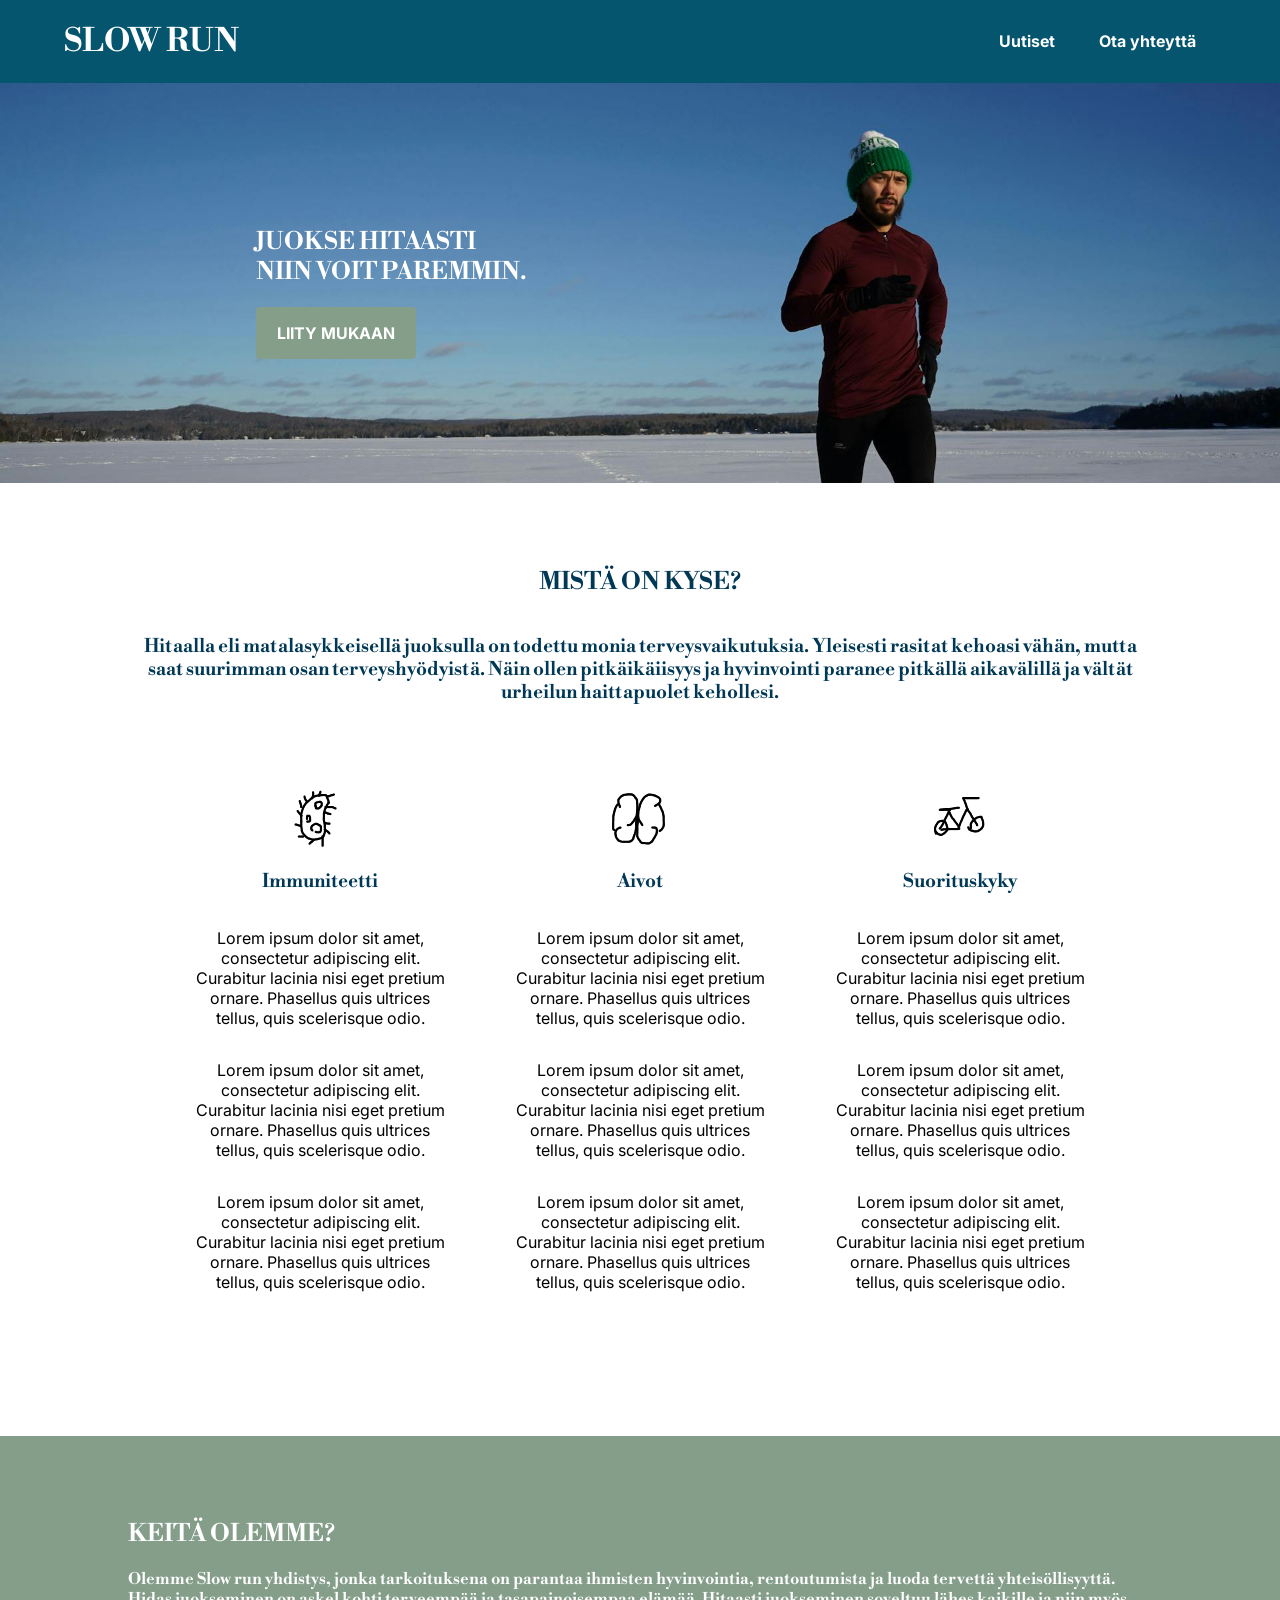
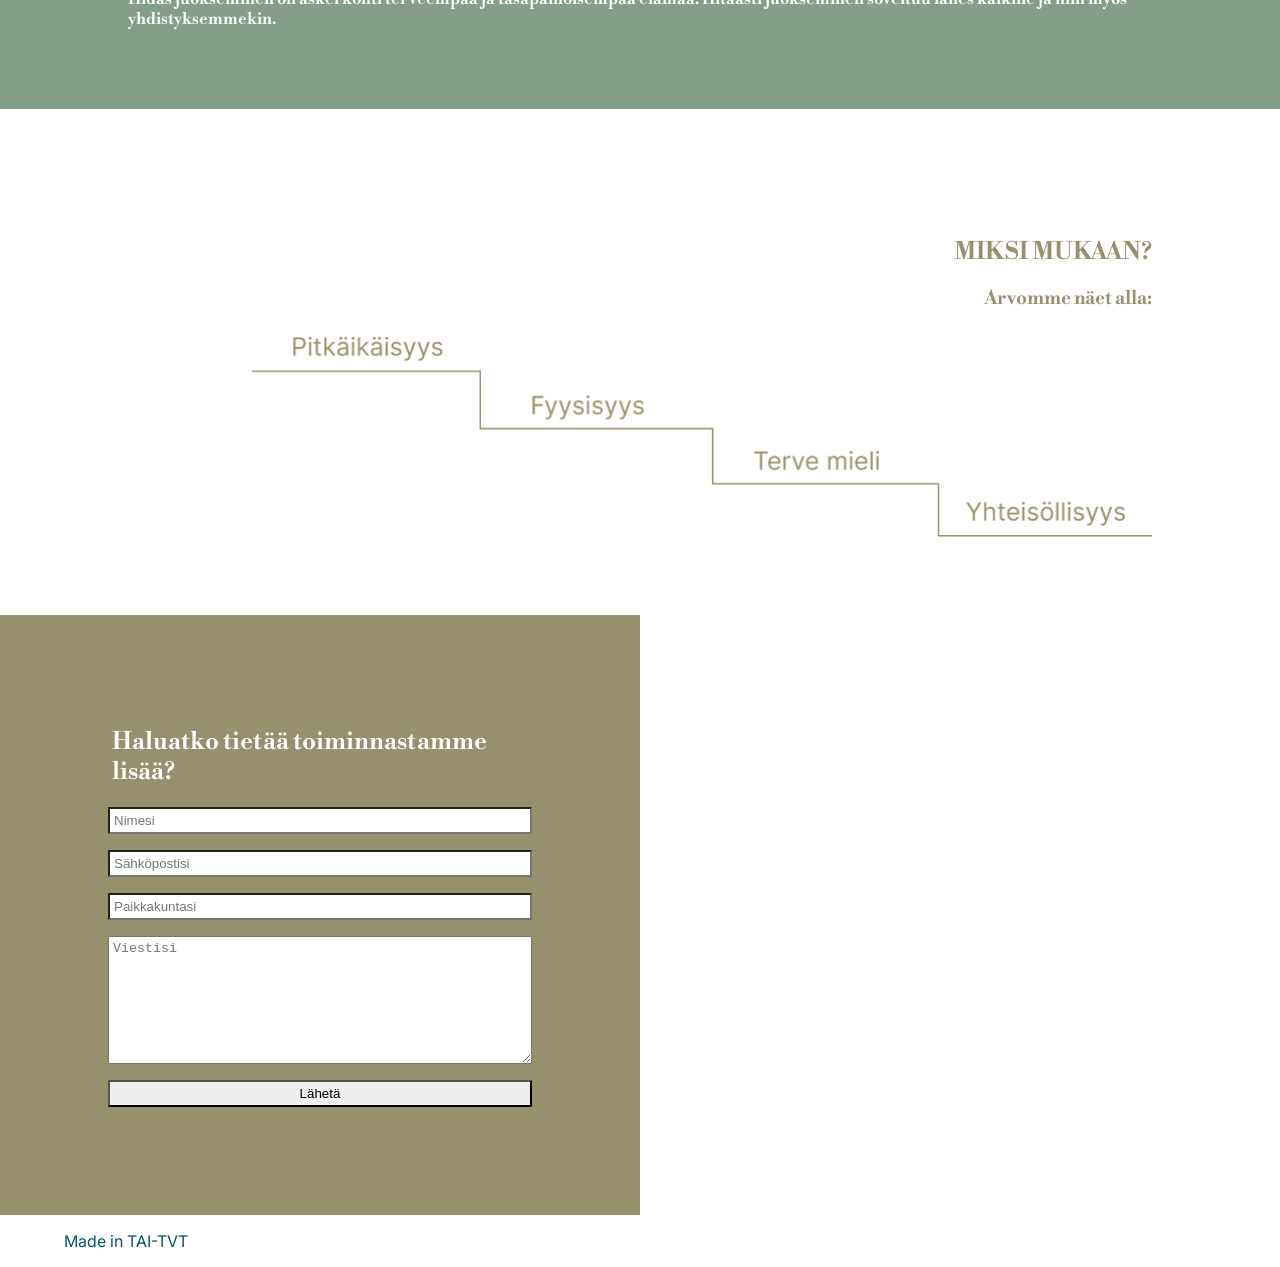
<file: static/index.html>
<!DOCTYPE html>

<!-- it's websloppin' time -->
<html>
	<head>
		<title>Slow Run ry</title>
		<meta charset="utf-8">
		<link rel="stylesheet" href="style.css">
		<meta name="viewport" content="width=device-width, initial-scale=1.0">
	</head>
	<body>
		<header>
		<h1><a href="/">SLOW RUN</a></h1>
		<nav>
			<a href="/news">Uutiset</a>
			<a href="/contact.html">Ota yhteyttä</a>
		</nav>
		</header>
		<div class="banner">
			<h2>JUOKSE HITAASTI<br>NIIN VOIT PAREMMIN.</h2>
			<a href="/contact.html">LIITY MUKAAN</a>
		</div>
		<section class="section1">
			<h1>MISTÄ ON KYSE?</h1>
			<h3>Hitaalla eli matalasykkeisellä juoksulla on todettu monia terveysvaikutuksia. Yleisesti rasitat kehoasi vähän, mutta saat suurimman osan terveyshyödyistä. Näin ollen pitkäikäiisyys ja hyvinvointi paranee pitkällä aikavälillä ja vältät urheilun haittapuolet kehollesi.</h3>
			<div class="boxrow">
				<div class="vbox">
				 <img src="bacteria.png" alt="bakteeri ikoni">
				 <h3>Immuniteetti</h3>
				 <p>Lorem ipsum dolor sit amet, consectetur adipiscing elit. Curabitur lacinia nisi eget pretium ornare. Phasellus quis ultrices tellus, quis scelerisque odio.</p>
				 <p>Lorem ipsum dolor sit amet, consectetur adipiscing elit. Curabitur lacinia nisi eget pretium ornare. Phasellus quis ultrices tellus, quis scelerisque odio.</p>
				 <p>Lorem ipsum dolor sit amet, consectetur adipiscing elit. Curabitur lacinia nisi eget pretium ornare. Phasellus quis ultrices tellus, quis scelerisque odio.</p>
				</div>
				<div class="vbox">
				 <img src="brain.png" alt="aivo ikoni">
				 <h3>Aivot</h3>
				 <p>Lorem ipsum dolor sit amet, consectetur adipiscing elit. Curabitur lacinia nisi eget pretium ornare. Phasellus quis ultrices tellus, quis scelerisque odio.</p>
				 <p>Lorem ipsum dolor sit amet, consectetur adipiscing elit. Curabitur lacinia nisi eget pretium ornare. Phasellus quis ultrices tellus, quis scelerisque odio.</p>
				 <p>Lorem ipsum dolor sit amet, consectetur adipiscing elit. Curabitur lacinia nisi eget pretium ornare. Phasellus quis ultrices tellus, quis scelerisque odio.</p>
				</div>
				<div class="vbox">
				 <img src="bike.png" alt="pyörä ikoni">
				 <h3>Suorituskyky</h3>
				 <p>Lorem ipsum dolor sit amet, consectetur adipiscing elit. Curabitur lacinia nisi eget pretium ornare. Phasellus quis ultrices tellus, quis scelerisque odio.</p>
				 <p>Lorem ipsum dolor sit amet, consectetur adipiscing elit. Curabitur lacinia nisi eget pretium ornare. Phasellus quis ultrices tellus, quis scelerisque odio.</p>
				 <p>Lorem ipsum dolor sit amet, consectetur adipiscing elit. Curabitur lacinia nisi eget pretium ornare. Phasellus quis ultrices tellus, quis scelerisque odio.</p>
				</div>
			</div>
		</section>
		<section class="section2">
			<h1>KEITÄ OLEMME?</h1>
			<p>Olemme Slow run yhdistys, jonka tarkoituksena on parantaa ihmisten hyvinvointia, rentoutumista ja luoda tervettä yhteisöllisyyttä. Hidas juokseminen on askel kohti terveempää ja tasapainoisempaa elämää. Hitaasti juokseminen soveltuu lähes kaikille ja niin myös yhdistyksemmekin.</p>
		</section>
		<section class="section3">
			<h1>MIKSI MUKAAN?</h1>
			<h3>Arvomme näet alla:</h3>
			<img class="arvot" src="arvot.png" alt="Pitkäikäisyys, fyysisyys, terve mieli, yhteisöllisyys">
		</section>
		<section class="yhteystiedot">
		<form method="POST" action="infosend.html">
			<h2>Haluatko tietää toiminnastamme lisää?</h2>
			<input type="text" name="name" placeholder="Nimesi">
			<input type="email" name="email" placeholder="Sähköpostisi">
			<input type="text" name="region" placeholder="Paikkakuntasi">
			<textarea name="message" placeholder="Viestisi" rows="8"></textarea>
			<button type="submit">Lähetä</button>
		</form>
		<iframe class="map" width="425" height="350" src="https://www.openstreetmap.org/export/embed?bbox=28.165951967239383%2C61.06170664413509%2C28.174341917037967%2C61.064733047213586&amp;layer=mapnik&amp;marker=61.06322247735982%2C28.170146942138672" style="border: 0px solid black"></iframe>
		</section>
		<footer>
		<p>Made in TAI-TVT</p>
		</footer>
	</body>
</html>
</file>
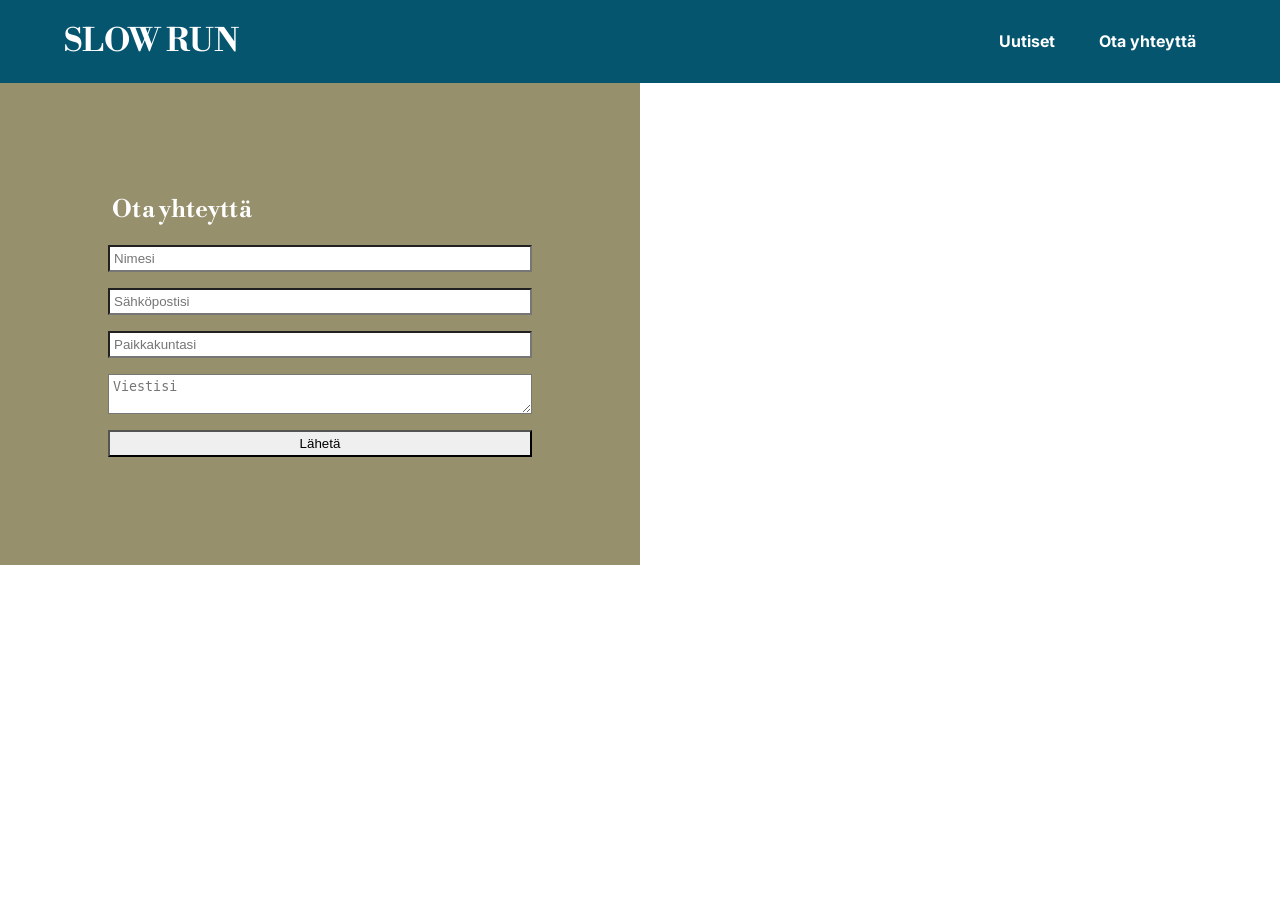
<file: static/contact.html>
<!DOCTYPE html>

<!-- it's websloppin' time -->
<html>
	<head>
		<title>Slow Run ry</title>
		<meta charset="utf-8">
		<link rel="stylesheet" href="style.css">
	</head>
	<body>
		<header>
		<h1><a href="/">SLOW RUN</a></h1>
		<nav>
			<a href="/news">Uutiset</a>
			<a href="/contact.html">Ota yhteyttä</a>
		</nav>
		</header>
		<form method="POST" action="infosend.html">
			<h2>Ota yhteyttä</h2>
			<input type="text" name="name" placeholder="Nimesi">
			<input type="email" name="email" placeholder="Sähköpostisi">
			<input type="text" name="region" placeholder="Paikkakuntasi">
			<textarea name="message" placeholder="Viestisi"></textarea>
			<button type="submit">Lähetä</button>
		</form>
	</body>
</html>
</file>
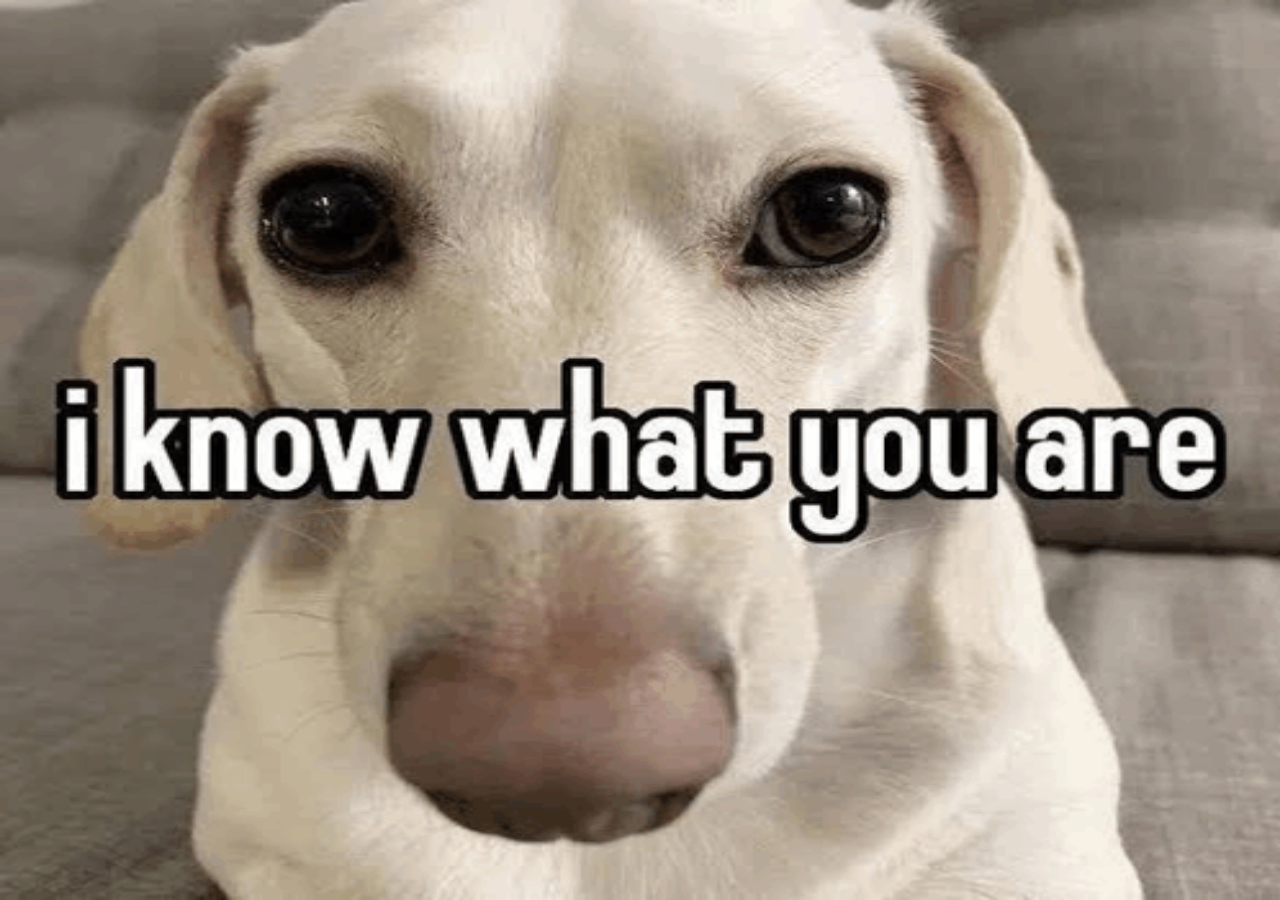
<file: static/stop.html>
<!DOCTYPE html>
<html lang="en"><head>
<meta http-equiv="content-type" content="text/html; charset=UTF-8">
    <meta charset="UTF-8">
    <meta name="viewport" content="width=device-width, initial-scale=1">
    <title></title>
  </head>
  <body>
    <img src="i-know-what-you-are.png" style="position:absolute;width:100%;height:100%;top:0px;left:0px">
  

</body></html>
</file>
<file: static/style.css>
/* colors
#05556F, #003856, #849E8A, #84869B, #D7CFA1, #96906D
*/

@font-face{
	font-family: "bodoni";
	src: url("LibreBodoni.ttf");
}

@font-face{
	font-family: "inter";
	src: url("Inter.ttf");
}

html, body {
	margin: 0px;
	font-family: "inter";
	box-sizing: border-box;
}

header {
	width: 100%;
	display: flex;
	align-items: center;
	justify-content: space-between;
	color: white;
	background-color: #05556F;
}

header h1, header nav {
	margin-left: 5%;
	margin-right: 5%;
}

h1, h2, h3{
	font-family: "bodoni";
}

a{
	text-decoration: none;
	color: white;
}

nav a {
	padding: 20px;
	font-weight: bold;
}

.banner{
	background-image: url("imag.jpg");
	background-size: cover;
	background-position: center;
	height: 400px;
	width: 100%;
	display: flex;
	flex-direction: column;
	justify-content: center;
	padding-left: 20%;
	color: white;
	box-sizing: border-box;
}

.banner > h2{
	width: 50%;
}

.banner > a{
	display: block;
	padding: 16px;
	background-color: #849E8A;
	font-weight: bold;
	border-radius: 4px;
	width: 128px;
	text-align: center;
}

a:hover {
	color: #D7CFA1;
	background-color: #84869B;
	border-radius: 4px;
}

.section1{
	margin-top: 64px;
	margin-bottom: 64px;
	text-align: center;
	display:flex;
	flex-direction: column;
	align-items: center;
}

.boxrow{
	display: flex;
	width: 100%;
	justify-content: center;
	align-items: space-around;
	text-align: center;
	box-sizing: border-box;
	padding: 32px;
}

.vbox{
	width: 256px;
	display:flex;
	flex-direction: column;
	align-items: center;
	margin: 32px;
}

.section1 h1, .section1 h2, .section1 h3 {
	color: #003856;
	width: 80%;
}

.section1 p {
	color: black;
}

.section2 {
	background-color: #849E8A;
	width: 100%;
	padding-top: 64px;
	padding-bottom: 64px;
}

.section2 h1, .section2 p {
	font-family: "bodoni";
	font-weight: bold;
	color: white;
	box-sizing: border-box;
	text-align: left;
	margin-left: 128px;
	margin-right: 128px;
}

.section3 {
	margin-top: 128px;
	margin-bottom: 64px;
	font-family: "bodoni";
	color: #96906D;
	text-align: right;
	box-sizing: border-box;
	padding-right: 10%;
}

.arvot{
	width: min(900px, 100%);
}

.yhteystiedot{
	display: flex;
	justify-content: space-between;
	height: 600px;
}

.map {
	width: 50%;
	height: 100%;
	box-sizing: border-box;
}

form{
	box-sizing: border-box;
	width: 50%;
	padding: 100px;
	background-color: #96906D;
	display: flex;
	flex-direction: column;
	align-content:center;
}

form > * {
	border-radius: 0px;
	margin: 8px;
	padding: 4px;
}

form h2 {
	color: white;
}

footer p {
	margin-left: 5%;
	color: #05556F;
	width: fit-content;
}

footer a {
	float: right;
	margin-right: 5%;
}

article {
	text-align: center;
	background-color: #003856;
	font-family: "inter";
	width: fit-content;
	padding: 8px;
	margin: 8px;
	border-radius: 8px;
}

article h1 {
	font-family: "inter";
}

article pre {
	color: #849E8A;
}

.newslist{
	text-align: center;
	display: flex;
	flex-direction: column;
	align-items: center;
	color: #05556F;
}

@media all and (max-width: 800px) {
	header {
		flex-direction: column;
	}
	nav {
		padding: 8px;
	}
	.boxrow{
		flex-direction: column;
	}
	.section2 h1, .section2 p {
		margin-left: 16px;
		margin-right: 16px;
	}
	.yhteystiedot{
		flex-direction: column;
	}
	form{
		width: 100%;
	}
	.map{
		height: 200px;
		width: 100%;
	}
}
</file>
